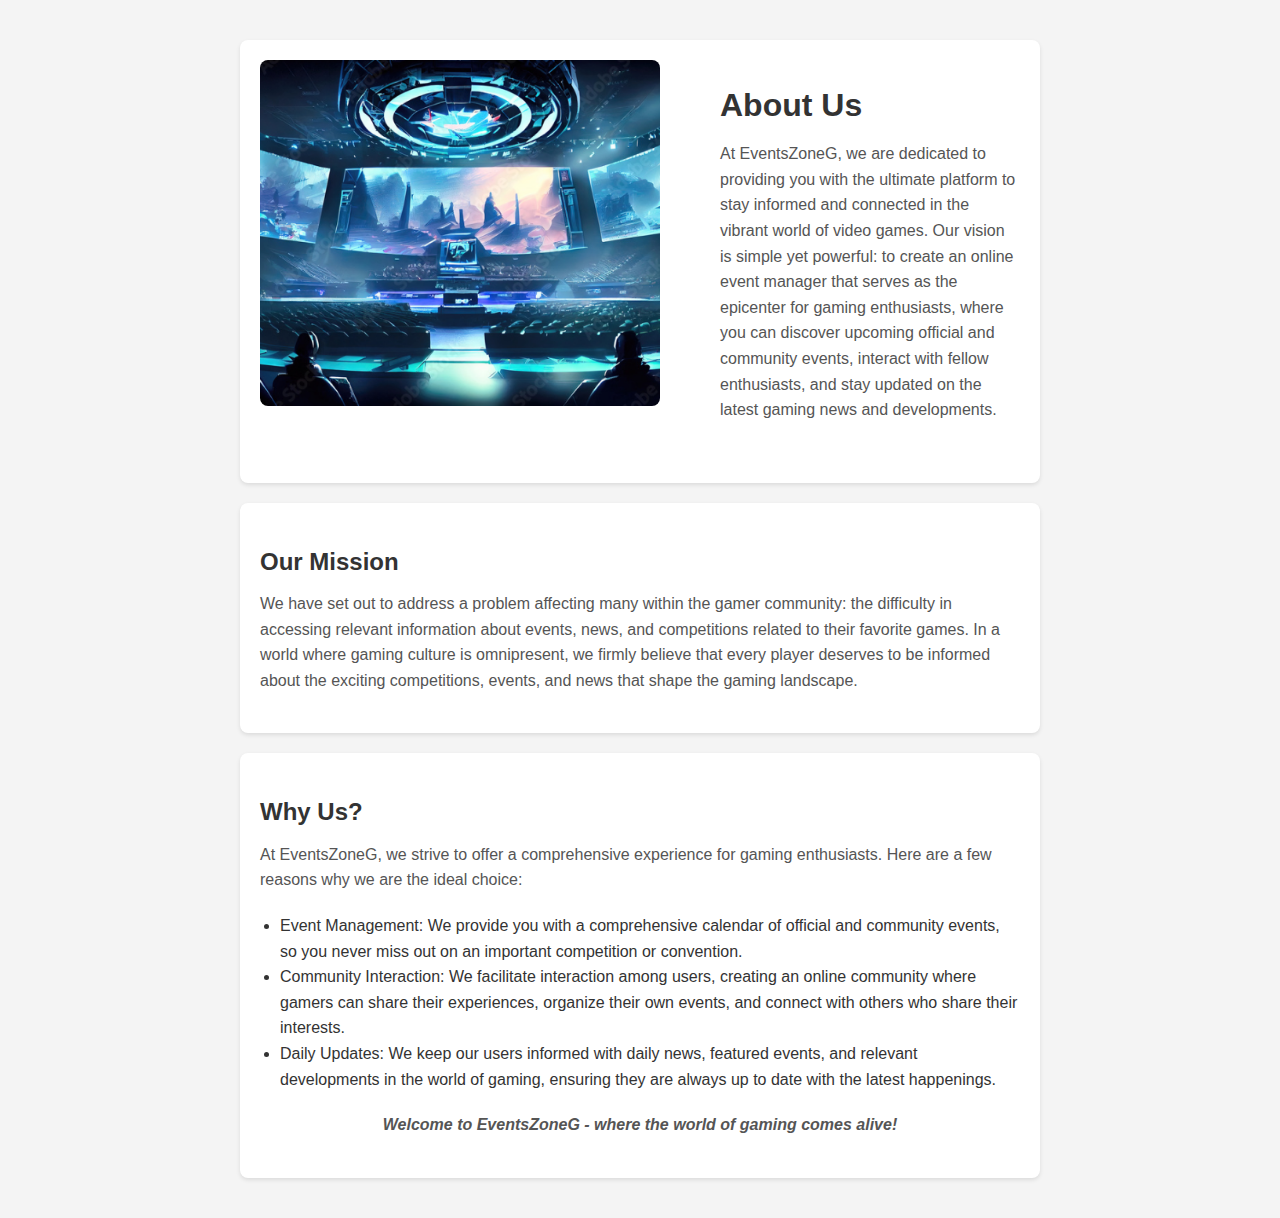
<file: aboutUs.html>
<!DOCTYPE html>
<html lang="en">

<head>
    <meta charset="UTF-8">
    <meta name="viewport" content="width=device-width, initial-scale=1.0">
    <title>About Us</title>
    <link rel="stylesheet" href="./css/aboutUS.css">
</head>

<body>
    <article class="about-us">
        <div class="about-us-content">
            <div class="img-intro">
                <img src="./images/imgAboutUS.png" alt="Introduction to EventsZoneG">
            </div>
            <div class="intro">
                <h1>About Us</h1>
                <p>
                    At EventsZoneG, we are dedicated to providing you with the ultimate platform to stay informed and connected in the vibrant world of video games. Our vision is simple yet powerful: to create an online event manager that serves as the epicenter for gaming enthusiasts, where you can discover upcoming official and community events, interact with fellow enthusiasts, and stay updated on the latest gaming news and developments.
                </p>
            </div>
        </div>
    </article>
    <article class="our-mission">
        <h3>Our Mission</h3>
        <p>
            We have set out to address a problem affecting many within the gamer community: the difficulty in accessing relevant information about events, news, and competitions related to their favorite games. In a world where gaming culture is omnipresent, we firmly believe that every player deserves to be informed about the exciting competitions, events, and news that shape the gaming landscape.
        </p>
    </article>
    <article class="why-us">
        <h3>Why Us?</h3>
        <p>
            At EventsZoneG, we strive to offer a comprehensive experience for gaming enthusiasts. Here are a few reasons why we are the ideal choice:
        </p>
        <ul>
            <li>Event Management: We provide you with a comprehensive calendar of official and community events, so you never miss out on an important competition or convention.</li>
            <li>Community Interaction: We facilitate interaction among users, creating an online community where gamers can share their experiences, organize their own events, and connect with others who share their interests.</li>
            <li>Daily Updates: We keep our users informed with daily news, featured events, and relevant developments in the world of gaming, ensuring they are always up to date with the latest happenings.</li>
        </ul>
        <p class="welcome-text">Welcome to EventsZoneG - where the world of gaming comes alive!</p>
    </article>
</body>

</html>
</file>
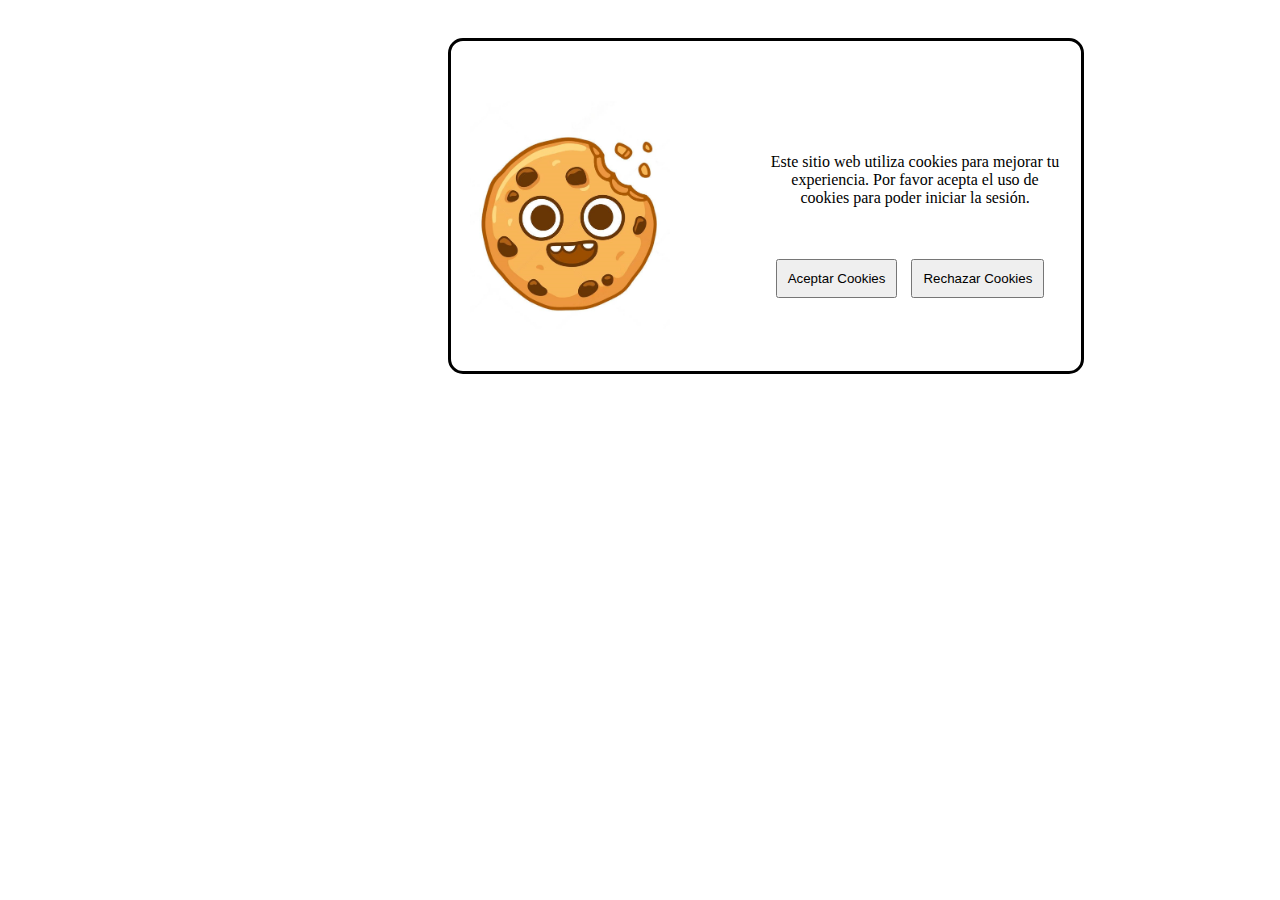
<file: cookies.html>
<!DOCTYPE html>
<html lang="en">

<head>
    <meta charset="UTF-8">
    <meta name="viewport" content="width=device-width, initial-scale=1.0">
    <title>Avís de Cookies</title>
    <link rel="stylesheet" href="css/cookies.css">

    <script src="js/jquery-3.7.1.min.js"></script>
</head>

<body>
    <div class="container-cookies">
        <div class="mensaje-cookies">
            <div class="imagenGalleta">
                <img src="/images/AceptarGalleta.PNG" alt="Aceptar Cookies">
            </div>
            <div class="cookies">
                <p> Este sitio web utiliza cookies para mejorar tu experiencia.
                    Por favor acepta el uso de cookies para poder iniciar la sesión.</p>
                <br> <br>
                <button class="aceptar-cookies">Aceptar Cookies</button>
                <button class="rechazar-cookies">Rechazar Cookies</button>
            </div>
        </div>
        <div class="login-registro">
            <!-- Formulario donde se metera el login-->
            <p>Formulario Login</p>
        </div>
        <button class="mensaje-rechazo-cookies">Mostrar uso de las cookies</button>
    </div>
    <script src="js/cookies.js"></script>
</body>

</html>
</file>
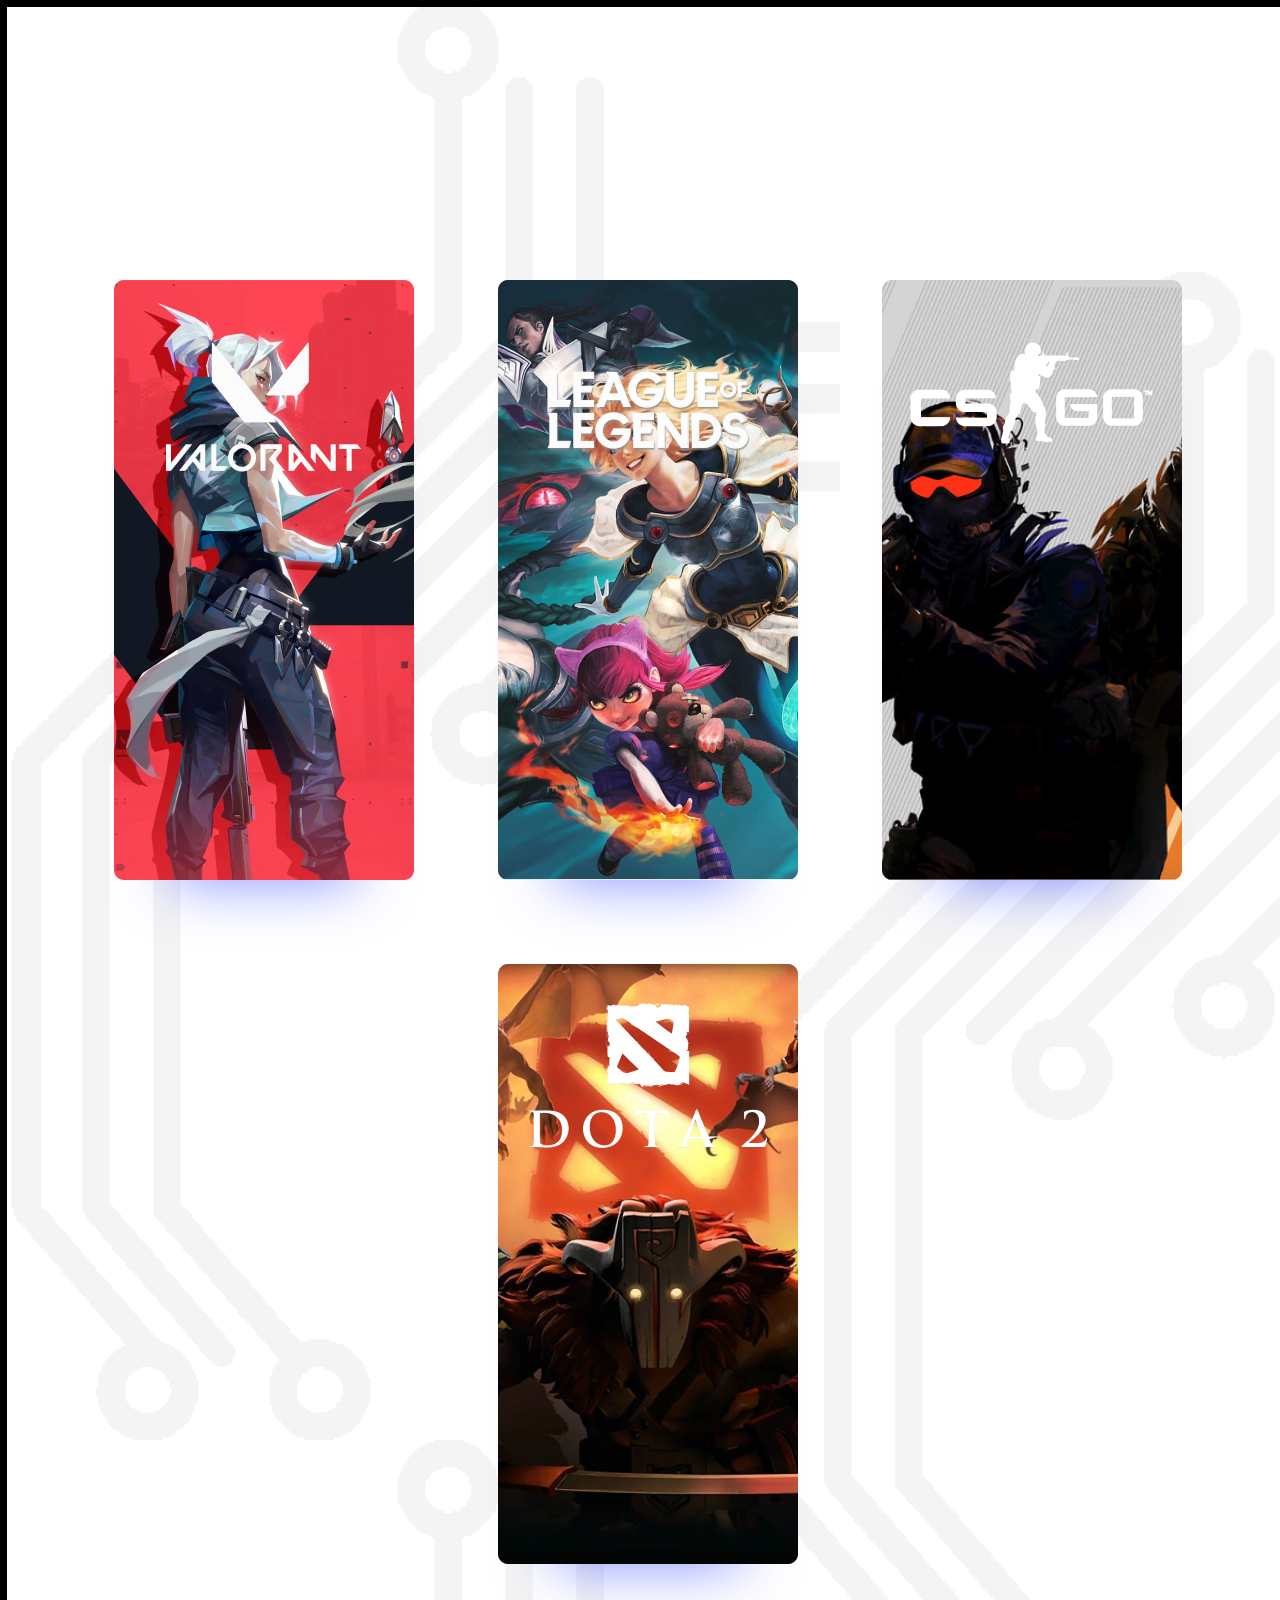
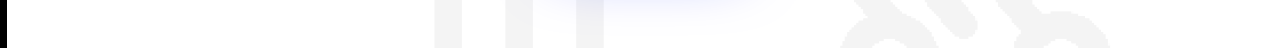
<file: esdeveniments.html>
<!DOCTYPE html>
<html lang="en">
<head>
    <meta charset="UTF-8">
    <meta name="viewport" content="width=device-width, initial-scale=1.0">
    <link rel="stylesheet" href="css/esdeveniments.css">
    <title>Eventos</title>
    <link rel="preconnect" href="https://fonts.googleapis.com"> 
    <link rel="preconnect" href="https://fonts.gstatic.com" crossorigin>
    <link href="https://fonts.googleapis.com/css2?family=Quantico&display=swap" rel="stylesheet">
    <link href="https://fonts.cdnfonts.com/css/quantico" rel="stylesheet">
    <link href="https://fonts.cdnfonts.com/css/aldrich" rel="stylesheet">
    <link href='https://fonts.googleapis.com/css?family=Iceland' rel='stylesheet'>
    <link href="https://fonts.cdnfonts.com/css/sarpanch" rel="stylesheet">
    <link href="https://fonts.cdnfonts.com/css/nats" rel="stylesheet">
    <link href="https://fonts.cdnfonts.com/css/krona-one" rel="stylesheet">
    <link href="https://fonts.cdnfonts.com/css/audiowide" rel="stylesheet">             
    <link href="https://fonts.googleapis.com/css2?family=Oxanium:wght@200..800&family=Quantico:ital,wght@0,400;0,700;1,400;1,700&display=swap" rel="stylesheet">
</head>
<body>
    <div id="div-container">
        <article>
            <img src="images/EVENTOS-IMGs/valorantEvent.png" alt="valorantEvent">
            <img src="images/EVENTOS-IMGs/valorantEventFigura.png" alt="valorantEventFigura" id="valorantEventFigura">
        </article>
        <article>
            <img src="images/EVENTOS-IMGs/leagueOfLegendsEvent.png" alt="leagueOfLegendsEvent">
            <img src="images/EVENTOS-IMGs/leagueOfLegendsEventFigurita.png" alt="leagueOfLegendsEventFigura" id="leagueOfLegendsEventFigura">
        </article>
        <article>
            <img src="images/EVENTOS-IMGs/CSGOEvent.png" alt="CSGOEvent">
            <img src="images/EVENTOS-IMGs/CSGOEventfigura.png" alt="CSGOEventfigura" id="CSGOEventfigura">
        </article>
        <article>
            <img src="images/EVENTOS-IMGs/dota2Event.png" alt="dota2Event">
            <img src="images/EVENTOS-IMGs/dota2EventFigurita.png" alt="dota2EventFigura" id="dota2EventFigura">
        </article>
    </div>
</body>
</html>
</file>
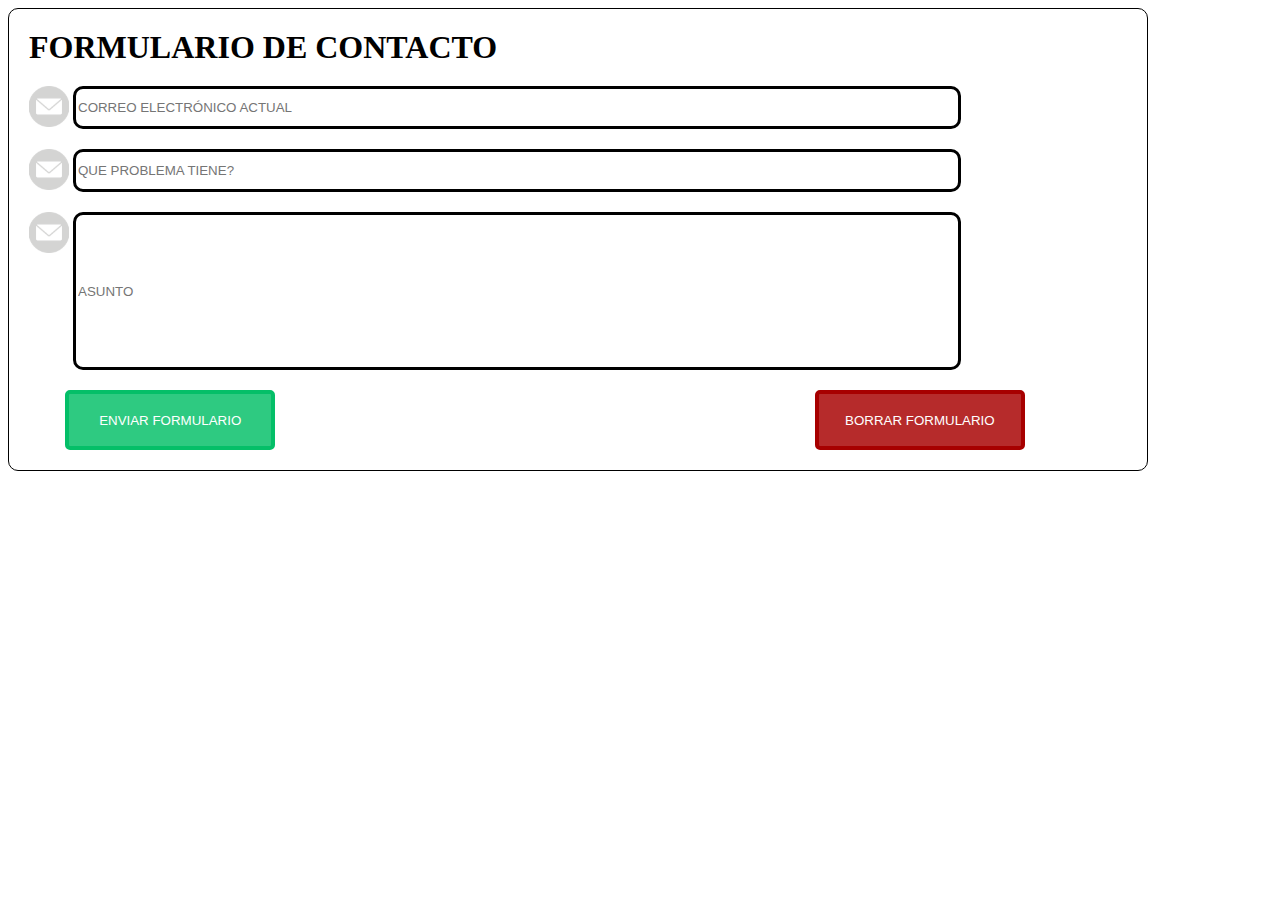
<file: form.html>
<!DOCTYPE html>
<html lang="en">
<head>
    <meta charset="UTF-8">
    <meta name="viewport" content="width=device-width, initial-scale=1.0">
    <title>FORMULARIO DE CONTACTO</title>
    <link rel="stylesheet" href="css/form.css">
    <script src="js/jquery-3.7.1.min.js"></script>
    <script src="js/dist/jquery.validate.min.js"></script>
    <script src="js/form.js" defer></script>
</head>
<body>
    <div id="DIV-FORM-CONTAINER">
        <h1 id="TITULO-FORM">FORMULARIO DE CONTACTO</h1>
        <form action="#" method="POST" id="FORM_CONTACT">
            <label for="email">
                <img src="images/CORREO.svg" alt="CORREO">
                <input type="email" name="email" id="INPUT_EMAIL" placeholder="CORREO ELECTRÓNICO ACTUAL">
            </label><br>
            <label for="problem">
                <img src="images/CORREO.svg" alt="CORREO">
                <input type="text" name="problem" id="INPUT_PROBLEM" placeholder="QUE PROBLEMA TIENE?">
            </label><br>
            <label for="subject">
                <img src="images/CORREO.svg" alt="CORREO">
                <input type="text" name="subject" id="INPUT_SUBJECT" placeholder="ASUNTO" rows="8" cols="50">
            </label><br>
            <input type="submit" value="ENVIAR FORMULARIO" id="INPUT_SUBMIT">
            <input type="reset" value="BORRAR FORMULARIO" id="INPUT_RESET">
        </form>
    </div>
</body>
</html>
</file>
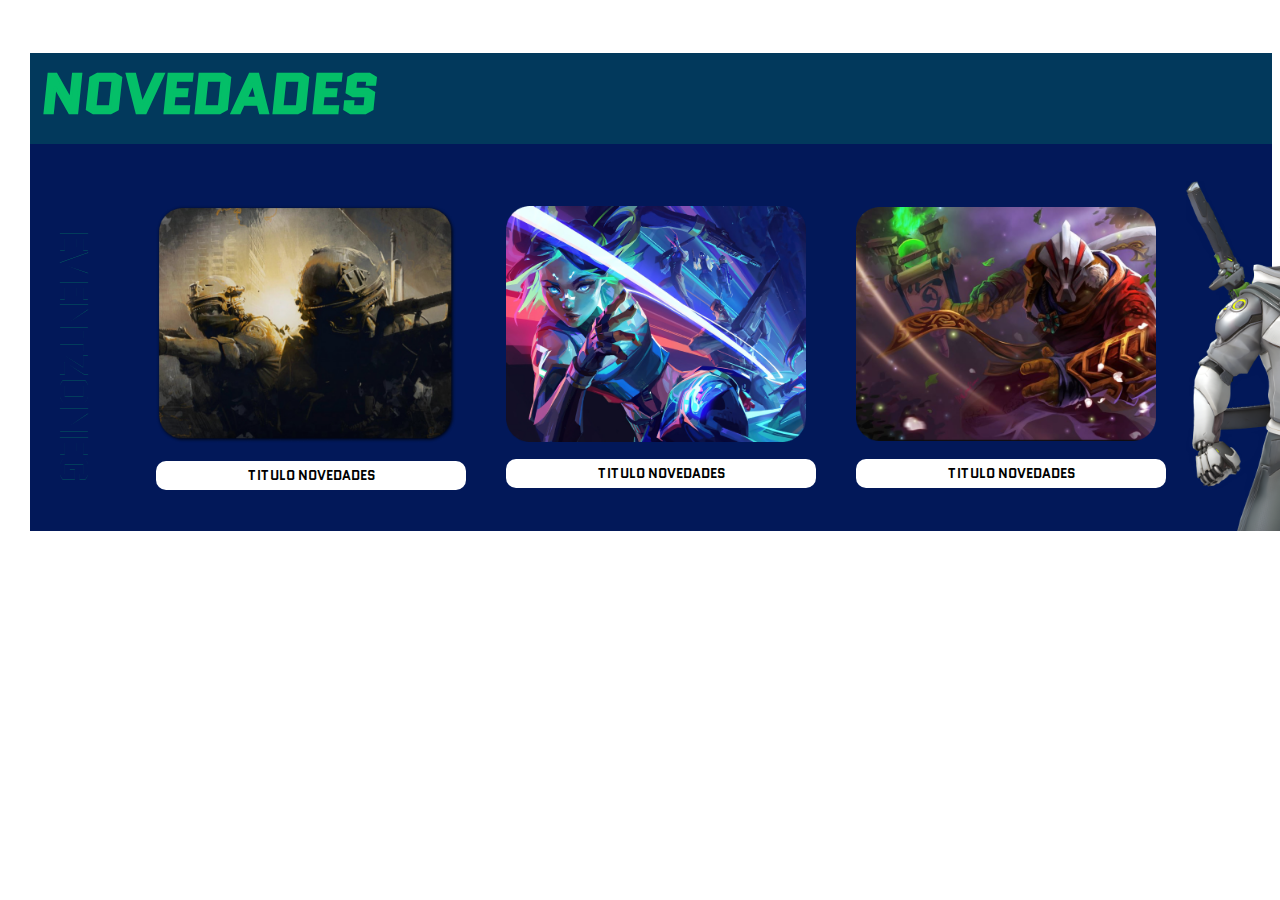
<file: main.html>
<!DOCTYPE html>
<html lang="en">

<head>
    <meta charset="UTF-8">
    <meta name="viewport" content="width=device-width, initial-scale=1.0">
    <title>EventsZoneG</title>
    <link href='https://fonts.googleapis.com/css?family=Quantico' rel='stylesheet'>
    <link rel="stylesheet" href="main.css">
</head>

<body>
    <article class="novedades">
        <h1>NOVEDADES</h1>
        <div class="div_secciones">
            <h2>EVENTZONEG</h2>
            <section>
                <img src="csgo.png" alt="Img 1 Novedades">
                <h4>TITULO NOVEDADES</h4>
            </section>
            <section>
                <img src="valorant.png" alt="Img 2 Novedades">
                <h4>TITULO NOVEDADES</h4>
            </section>
            <section>
                <img src="dota.png" alt="Img 3 Novedades">
                <h4>TITULO NOVEDADES</h4>
            </section>
            <img class="img-genji" src="Genji.png" alt="Img Genji Overwatch">
        </div>
    </article>
</body>

</html>
</file>
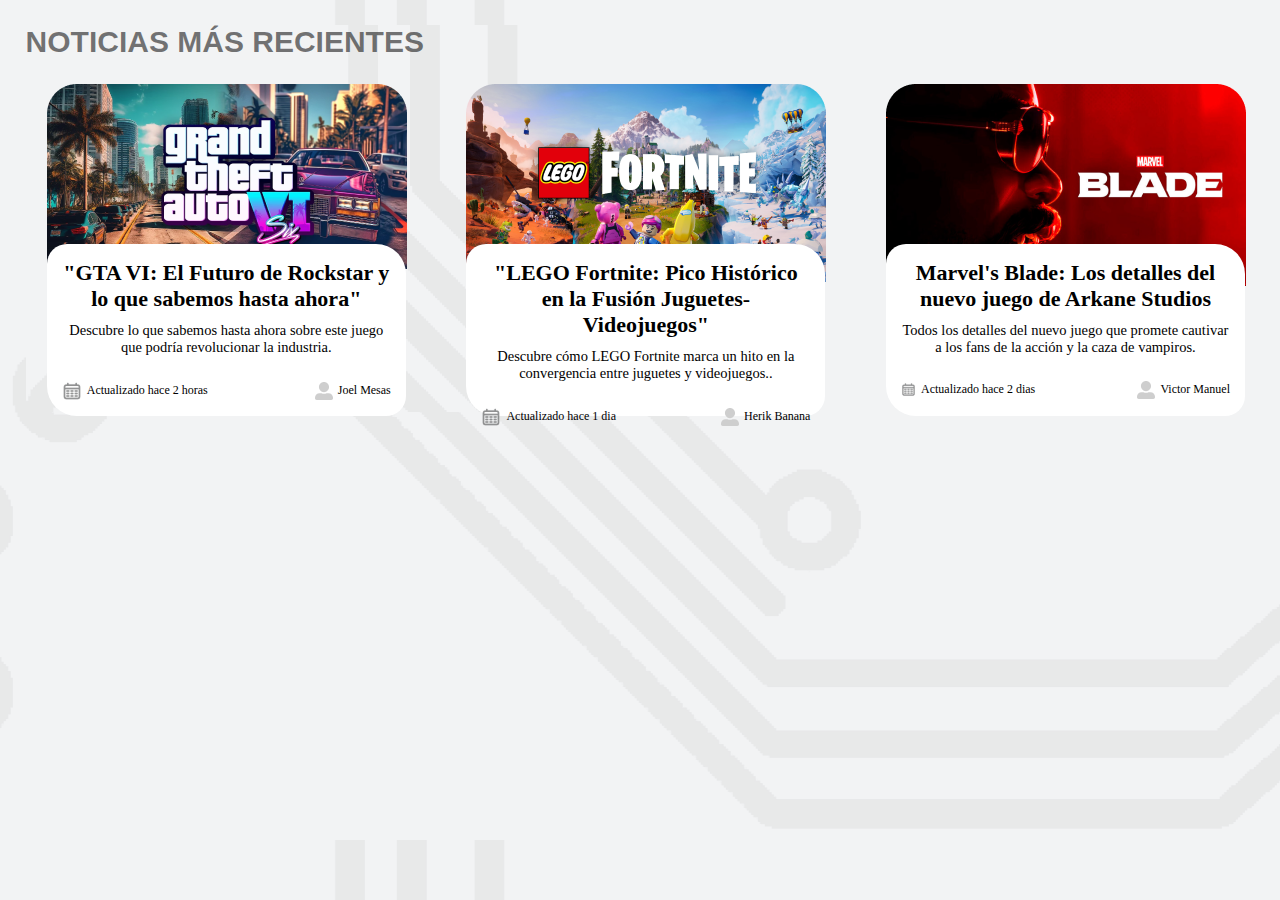
<file: noticias.html>
<!DOCTYPE html>
<html lang="en">

<head>
    <meta charset="UTF-8">
    <meta name="viewport" content="width=device-width, initial-scale=1.0">
    <link href="https://fonts.cdnfonts.com/css/audiowide" rel="stylesheet">
    <link href="https://fonts.cdnfonts.com/css/gemunu-libre" rel="stylesheet">
    <link href="https://fonts.cdnfonts.com/css/inter" rel="stylesheet">
    <link rel="stylesheet" href="noticias.css">
    <title>Noticias</title>
</head>

<body>
    <article class="noticias-recientes">
        <h2>NOTICIAS MÁS RECIENTES</h2>
        <div class="section-noticias-recientes">
            <section class="noticia1">
                <img class="img-noticia" src="./images/gtapng.png" alt="Gta Imagen">
                <div class="informacion-noticia">
                    <h4>"GTA VI: El Futuro de Rockstar y lo que sabemos hasta ahora"</h4>
                    <p>Descubre lo que sabemos hasta ahora
                        sobre este juego que podría revolucionar la industria.</p>
                    <div class="footer-section-noticia">
                        <div class="fecha-noticia">
                            <img class="calendario" src="./images/calendario.svg" alt="calendario Fecha">
                            <p class="autor_fecha"> Actualizado hace 2 horas</p>
                        </div>
                        <div class="fecha-noticia">
                            <img src="./images/user.svg " alt="Logo User">
                            <p class="autor_fecha">Joel Mesas</p>
                        </div>
                    </div>
                </div>
            </section>
            <section class="noticia2">
                <img class="img-noticia" src="./images/lego.png" alt="Lego Imagen">
                <div class="informacion-noticia">
                    <h4>"LEGO Fortnite: Pico Histórico en la Fusión Juguetes-Videojuegos"</h4>
                    <p>Descubre cómo LEGO Fortnite marca un hito en la convergencia entre juguetes y videojuegos..</p>
                    <div class="footer-section-noticia">
                        <div class="fecha-noticia">
                            <img class="calendario" src="./images/calendario.svg" alt="calendario Fecha">
                            <p class="autor_fecha"> Actualizado hace 1 dia</p>
                        </div>
                        <div class="fecha-noticia">
                            <img src="./images/user.svg " alt="Logo User">
                            <p class="autor_fecha">Herik Banana</p>
                        </div>
                    </div>
                </div>
            </section>
            <section class="noticia3">
                <img class="img-noticia" src="./images/blade.png" alt="Imagen Blade Marvel">
                <div class="informacion-noticia">
                    <h4>Marvel's Blade: Los detalles del nuevo juego de Arkane Studios</h4>
                    <p>Todos los detalles del nuevo juego que
                        promete cautivar a los fans de la acción y la caza de vampiros.</p>
                    <div class="footer-section-noticia">
                        <div class="fecha-noticia">
                            <img src="./images/calendario.svg" alt="Calendario">
                            <p class="autor_fecha">Actualizado hace 2 dias</p>
                        </div>
                        <div class="fecha-noticia">
                            <img src="./images/user.svg" alt="Logo User">
                            <p class="autor_fecha">Victor Manuel</p>
                        </div>
                    </div>
                </div>
            </section>
        </div>
    </article>
    <div class="linea-dividir"></div>
    <article>
        
    </article>
</body>

</html>
</file>
<file: css/cookies.css>
html,
body {
    margin: 0;
    padding: 0;
    text-align: center;
}

.mensaje-cookies {
    width: 600px;
    height: 300px;
    margin: 3% 35%;
    text-align: center;
    border: 3px solid black;
    padding: 15px;
    border-radius: 15px;
}
.cookies button {
    padding: 10px;
    margin-right: 10px;
}
.aceptar-cookies {
    margin-right: 200px;
}
.imagenGalleta img {
    width: 200px;
    display: inline-block;
    transform: translate(0, 20%);
}
.imagenGalleta {
    width: 49%;
    display: inline-block;
    text-align: left;
}
.cookies {
    display: inline-block;
    width: 49%;
}
.aceptar-cookies:hover {
    background-color: rgb(12, 242, 93);
    font-weight: bold;
}
.rechazar-cookies:hover {
background-color: #A70000;
color: white;
font-weight: bold;
}
@media screen  and (max-width: 1000px ) {
    .mensaje-cookies {
        width: 400px;
        height: 250px;
    }

    .imagenGalleta img {
        width: 150px;
        transform: translate(0,-5%);
    }
    .imagenGalleta{
    display: inline-block;
    }
    .cookies p {
        display: inline-block;
    }
    .rechazar-cookies {
        margin-top: 15px;
    }
}
@media screen and (max-width: 650px) {
.mensaje-cookies {
    width: 300px;
}
.imagenGalleta img{
    transform: translate(0, -10%);
}
}
</file>
<file: css/esdeveniments.css>
body, html{
    width: auto;
    height: auto;
    background-image: url(../images/INDEX-IMGs/background.png);
    margin: 0;
    max-width: 100%;
}

#div-container {
    padding: 40px;
    display: inline-block;
    width: 95%;
    position: relative;
    top: 200px;
    text-align: center
}
article {
    margin: 40px;
    display: inline-block;
    position: relative;
    width: 300px;
    transition: all .3s ease;
}
article img:first-child {
    box-shadow: 0 60px 60px 
-60px rgba(0, 30, 255, 0.5);
    border-radius: 4px;
    object-fit: cover;
    width: 100%;
}
article img:last-child{
    position: absolute;
    width: 300px;
    bottom: 0;
    left: -75px;
    right: 0;
    margin: 0;
    transform: translate(25%);
    transition: .3s ease;
    opacity: 0;
}
article:hover {
    transform:
        perspective(200px)
        rotateX(5deg)
        translateY(-5%)
        translateZ(0)
}
article::before {
    content: '';
    position: absolute;
    bottom: 0;
    height: 100%;
    width: 100%;
    background-image: 
        linear-gradient(
            to bottom,
            transparent 5%,
            rgba(0, 0, 0, 0.5) 50%,
            rgba(0, 0, 0) 95%
        );
    opacity: 0;
    transition: all .3s ease;
    border-radius: 5px;
    border-bottom: 0.5px solid transparent;
}
article:hover::before{
    opacity: 1;
}

article:hover img:last-child{
    opacity: 1;
    
}

article:hover #valorantEventFigura{
    width: 290px;
    transform: 
        translateY(0.2%)
        translateX(26%)
}
article:hover #leagueOfLegendsEventFigura{
    width: 290px;
    transform: 
        translateY(0%)
        translateX(27%)
}
article:hover #CSGOEventfigura{
    width: 270px;
    transform: 
        translateY(2%)
        translateX(32%)
}
article:hover #dota2EventFigura{
    width: 290px;
    transform: 
        translateY(-1%)
        translateX(26%)
}
</file>
<file: css/form.css>
/*FORMULARIO*/
    /* ESTRUCTURA */
    #TITULO-FORM{
        margin: 20px;
    }

    #DIV-FORM-CONTAINER{
        width: 90%;
    }

    #FORM_CONTACT{
        margin: 20px;
    }

    input[type=email], input[type=text]{
        margin-bottom: 20px;
        width: 80%;
        height: 35px;
        margin-right: 5px;
        vertical-align: top;
    }
    #INPUT_SUBJECT{
        height: 150px;
    }

    #INPUT_SUBMIT{
        margin-left: 3.3%;
    }
    #INPUT_RESET{
        margin-left: 48.8%;
    }

    .ERROR-VALIDATE{
        margin-left: 3.3%;
    }
    /* /ESTRUCTURA */

    /* STYLE */
    #DIV-FORM-CONTAINER{
        border: 1px solid black;
        border-radius: 10px;
        background-color: FFFFFF;
    }
    input[type=email], input[type=text]{
        border: 3px solid black;
        border-radius: 10px;
    }

    #INPUT_SUBMIT{
        border: 4px solid #04bf68;
        border-radius: 5px;
        background-color: rgba(4, 191, 104, 0.83);
        color: white;
        width: 210px;
        height: 60px;
        
    }
    #INPUT_RESET{
        border: 4px solid #A70000;
        border-radius: 5px;
        background-color: rgba(167, 0, 0, 0.83);
        color: white;
        width: 210px;
        height: 60px;
    }
    .ERROR-VALIDATE{
        color: red;
    }
    /* /STYLE */
/*FORMULARIO*/
</file>
<file: main.css>
body, html {
    padding:0;
    margin: 15px;
    width: 100%;
}
 .novedades h1 {
    font-family: Quantico;
    color: #04BF68;
    background-color: rgb(4, 191, 104, 20%);
    padding-left: 10px;
    padding-bottom: 10px;
    font-size: 3.5em;
    font-weight: bold;
    font-style: italic;
    -webkit-text-stroke: 2.5px;
}
.novedades h2 {
    font-family: Quantico;
    color: #021859;
    font-size: 2.5em;
    margin-left: 0px;
    writing-mode: vertical-lr;
    transform: rotate(360deg);
    -webkit-text-stroke: 0.1px;
    -webkit-text-stroke-color: rgb(4, 191, 104, 80%);
}
.novedades {
    background-color: #021859;
    width: 97%;
}
.novedades h4 {
    background-color: white;
    font-family: Quantico;
    font-size: 13px;
    text-align: center;
    padding: 5px;
    border-radius: 10px;
    width: 300px;
    
}
.novedades > .div_secciones section {
    display: flex;
    flex-direction: column;
    flex-wrap: wrap;
    width: 100%;
    margin-left: 20px;
    margin-right: 20px;
}
.div_secciones {
    display: flex;
    flex-direction: row;
    justify-content:space-evenly;
    align-items:center;
    margin-left: 15px;
}
.div_secciones section img {
    width: 300px;
}
.div_secciones img {
    color: white;
    margin-right: 5%;
}
.img-genji {
    height: 350px;
    width: 400px;
}
</file>
<file: noticias.css>
body, html {
    margin: 0;
    margin-left: 1%;
    padding: 0;
    width: 100%;
    background-image: url(./images/circuitoGris.png);
    box-sizing: border-box;
    background-color: rgba(242, 243, 244, 1);
}

article {
}

 .noticias-recientes h2 {
    font-family:  'Audiowide', sans-serif;
    color: rgb(0, 0, 0, 54%);
    font-size: 30px;
    height: 10%;
    width: 33%;
    
 }
 h4 {
    font-family: 'Gemunu Libre';
    font-weight: bold;
    font-size: 22px;
    margin-top: 0;
    margin-bottom: 10px;
 }
 p {
    font-family: 'Inter';
    font-size: 14.5px;
    margin-top: 2px;
 }
 .informacion-noticia {
    background-color: white;
    border-radius: 20px 30px;
    width: 329px;
    height: 140px;
    text-align: center;
    padding: 16px 15px;
    position: absolute;
    bottom: -25px;
 }
 .calendario {
    width: 20px;
    height: 20px;
 }
 .autor_fecha {
    font-weight: normal;
    font-size: 12px;
    margin-top: 0;
    margin-bottom: 0;
    margin-left: 5px;
 }
 section {
    width: 360px;
    height: 307px;
    border-radius: 30px;
    position:relative;
    margin-right: 3%;
 }
 .section-noticias-recientes {
   display: flex;
   justify-content: space-evenly;
 }
 section .img-noticia {
    width: 100%;
 }
 .footer-section-noticia {
    display: flex;
    justify-content: space-between;
    margin-top: 25px;
 }
 .fecha-noticia {
    display: flex;
    align-items: center;
 }
 .linea-dividir {
   width: 100%;
   height: 21px;
 }

 @media (max-width:1100px) {
   .noticia3 {
      display: none;
   }
   .noticias-recientes h2 {
      font-size: 22px;
   }
 }
</file>
<file: css/aboutUS.css>
/* General reset */
* {
    margin: 0;
    padding: 0;
    box-sizing: border-box;
}

body {
    font-family: Arial, sans-serif;
    line-height: 1.6;
    background-color: #f4f4f4;
    color: #333;
    padding: 20px;
}

/* Container for articles */
article {
    background: white;
    margin: 20px auto;
    padding: 20px;
    border-radius: 8px;
    box-shadow: 0 2px 4px rgba(0, 0, 0, 0.1);
    max-width: 800px;
}

.about-us-content {
    display: flex;
    align-items: flex-start; /* Changed to flex-start to align text to the top */
    gap: 60px;
}

.img-intro img {
    width: 400px;
    height: auto;
    border-radius: 8px;
    flex-shrink: 0; /* Prevents image from shrinking */
}

.intro h1, h3 {
    font-family: 'Arial Black', sans-serif;
    margin-bottom: 10px;
}

.intro p, article p, article ul {
    margin-bottom: 20px;
    font-size: 1rem;
    line-height: 1.6;
}

ul {
    list-style-type: disc;
    padding-left: 20px;
}

/* Styling for headers */
.intro h1 {
    font-size: 2rem;
    margin-top: 20px;
}

h3 {
    font-size: 1.5rem;
    margin-top: 20px;
}

/* Styling for paragraphs */
p {
    font-size: 1rem;
    margin-top: 10px;
}

/* Specific styles for each section */
.img-intro, .intro, .our-mission, .why-us {
    margin-bottom: 20px;
}

article h3 {
    font-family: 'Arial Black', sans-serif;
}

.intro p, .our-mission p, .why-us p {
    font-size: 1rem;
    color: #555;
}

/* Welcome text */
.welcome-text {
    font-weight: bold;
    font-style: italic;
    text-align: center;
    margin-top: 20px;
}

/* Media queries for responsiveness */
@media (max-width: 768px) {
    .about-us-content {
        flex-direction: column;
        align-items: flex-start;
    }

    .img-intro img {
        width: 100%;
    }

    article {
        padding: 15px;
    }

    .intro h1, h3 {
        font-size: 1.5rem;
    }

    p {
        font-size: 0.9rem;
    }
}
</file>
